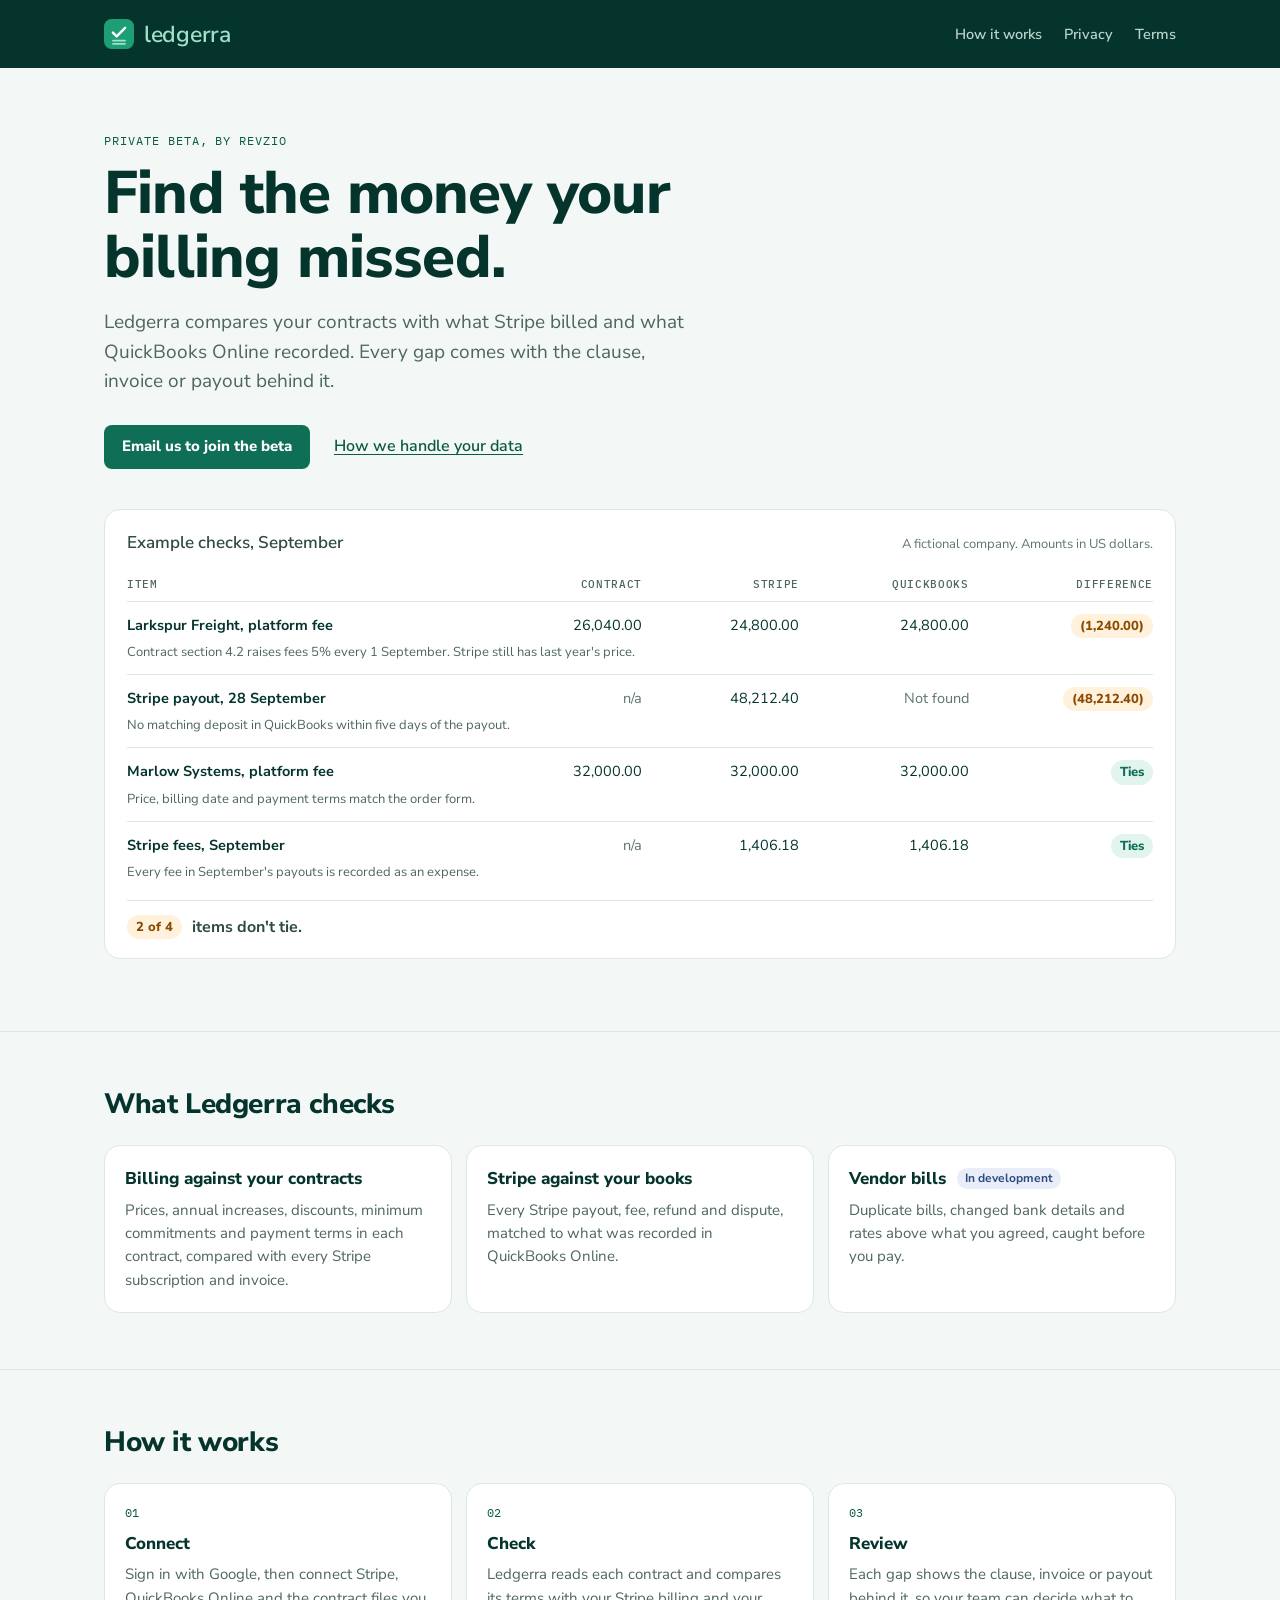
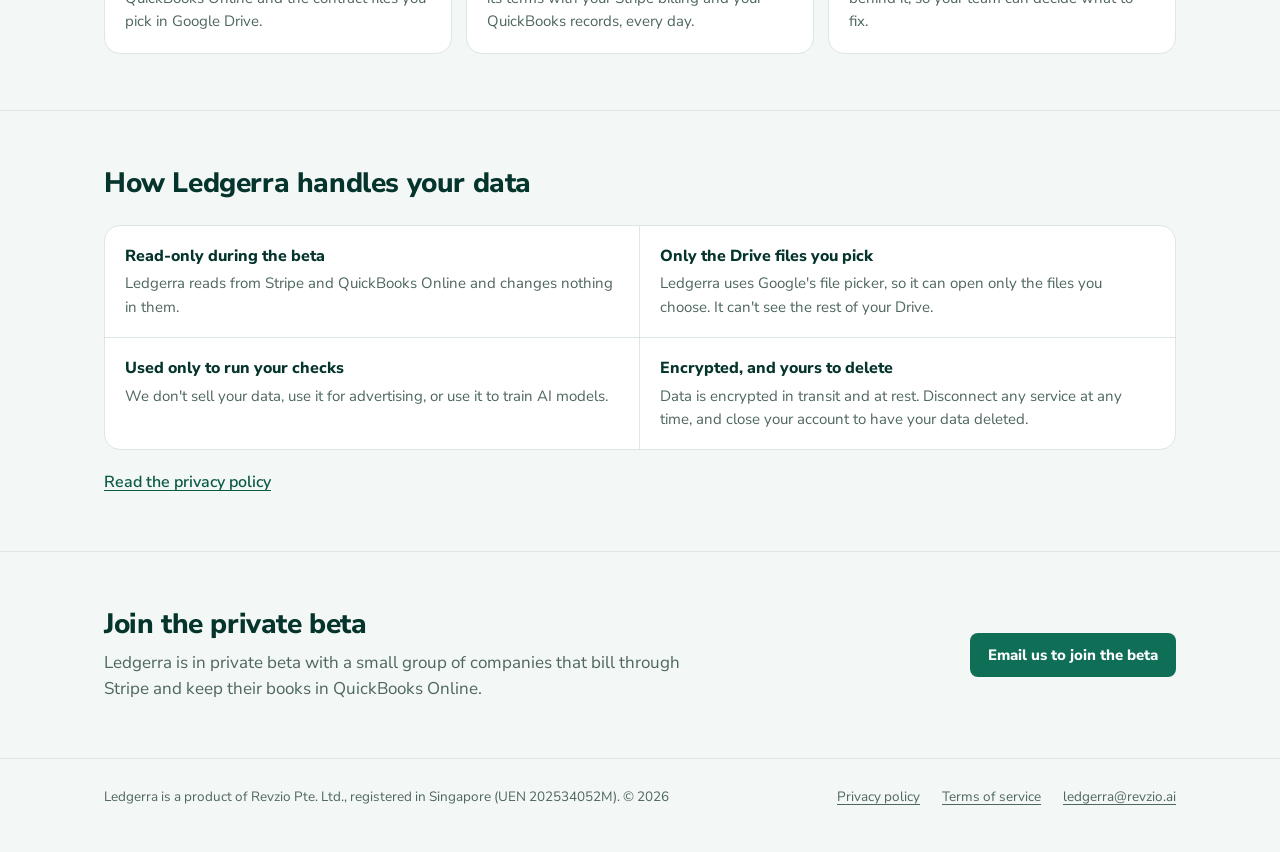
<file: index.html>
<!doctype html>
<html lang="en">
<head>
  <meta charset="utf-8">
  <meta name="viewport" content="width=device-width, initial-scale=1">
  <title>Ledgerra: check your billing against your contracts and books</title>
  <meta name="description" content="Ledgerra compares your contracts with what Stripe billed and what QuickBooks Online recorded, and shows every gap with the clause, invoice or payout behind it.">
  <link rel="icon" href="/favicon.svg" type="image/svg+xml">
  <link rel="preconnect" href="https://fonts.googleapis.com">
  <link rel="preconnect" href="https://fonts.gstatic.com" crossorigin>
  <link href="https://fonts.googleapis.com/css2?family=Nunito+Sans:wght@400;600;700;800&family=IBM+Plex+Mono:wght@400;500&display=swap" rel="stylesheet">
  <link rel="stylesheet" href="/styles.css">
</head>
<body>
  <header class="site-header">
    <div class="wrap">
      <a class="brand" href="/" aria-label="Ledgerra home">
        <svg viewBox="0 0 32 32" aria-hidden="true"><rect width="32" height="32" rx="8" fill="#1D9E75"/><path d="M9.5 14.5L13.5 18.5L22.5 9.5" fill="none" stroke="#FFFFFF" stroke-width="2.6" stroke-linecap="round" stroke-linejoin="round"/><path d="M9.5 23H22.5M9.5 26.5H22.5" stroke="#9FE1CB" stroke-width="1.8" stroke-linecap="round"/></svg>
        <span class="brand-name">ledgerra</span>
      </a>
      <nav class="site-nav" aria-label="Main">
        <a class="optional" href="#how-it-works">How it works</a>
        <a href="/privacy">Privacy</a>
        <a href="/terms">Terms</a>
      </nav>
    </div>
  </header>

  <main>
    <section class="hero">
      <div class="wrap">
        <p class="label">Private beta, by Revzio</p>
        <h1>Find the money your billing missed.</h1>
        <p class="lede">Ledgerra compares your contracts with what Stripe billed and what QuickBooks Online recorded. Every gap comes with the clause, invoice or payout behind it.</p>
        <div class="actions">
          <a class="button" href="mailto:ledgerra@revzio.ai?subject=Ledgerra%20beta">Email us to join the beta</a>
          <a class="text-link" href="#your-data">How we handle your data</a>
        </div>
      </div>
    </section>

    <section class="sheet-section" aria-labelledby="sheet-title">
      <div class="wrap">
        <div class="sheet">
          <div class="sheet-head">
            <h2 id="sheet-title">Example checks, September</h2>
            <p>A fictional company. Amounts in US dollars.</p>
          </div>
          <table>
            <thead>
              <tr>
                <th scope="col">Item</th>
                <th scope="col">Contract</th>
                <th scope="col">Stripe</th>
                <th scope="col">QuickBooks</th>
                <th scope="col">Difference</th>
              </tr>
            </thead>
            <tbody>
              <tr class="item">
                <td>Larkspur Freight, platform fee</td>
                <td data-label="Contract">26,040.00</td>
                <td data-label="Stripe">24,800.00</td>
                <td data-label="QuickBooks">24,800.00</td>
                <td data-label="Difference"><span class="chip chip-risk">(1,240.00)</span></td>
              </tr>
              <tr class="note"><td colspan="5">Contract section 4.2 raises fees 5% every 1 September. Stripe still has last year's price.</td></tr>
              <tr class="item">
                <td>Stripe payout, 28 September</td>
                <td data-label="Contract" class="none">n/a</td>
                <td data-label="Stripe">48,212.40</td>
                <td data-label="QuickBooks" class="none">Not found</td>
                <td data-label="Difference"><span class="chip chip-risk">(48,212.40)</span></td>
              </tr>
              <tr class="note"><td colspan="5">No matching deposit in QuickBooks within five days of the payout.</td></tr>
              <tr class="item">
                <td>Marlow Systems, platform fee</td>
                <td data-label="Contract">32,000.00</td>
                <td data-label="Stripe">32,000.00</td>
                <td data-label="QuickBooks">32,000.00</td>
                <td data-label="Difference"><span class="chip chip-ok">Ties</span></td>
              </tr>
              <tr class="note"><td colspan="5">Price, billing date and payment terms match the order form.</td></tr>
              <tr class="item">
                <td>Stripe fees, September</td>
                <td data-label="Contract" class="none">n/a</td>
                <td data-label="Stripe">1,406.18</td>
                <td data-label="QuickBooks">1,406.18</td>
                <td data-label="Difference"><span class="chip chip-ok">Ties</span></td>
              </tr>
              <tr class="note"><td colspan="5">Every fee in September's payouts is recorded as an expense.</td></tr>
            </tbody>
          </table>
          <p class="sheet-total"><span class="chip chip-risk">2 of 4</span> items don't tie.</p>
        </div>
      </div>
    </section>

    <section class="section" aria-labelledby="checks">
      <div class="wrap">
        <h2 id="checks">What Ledgerra checks</h2>
        <div class="cards">
          <div class="card">
            <h3>Billing against your contracts</h3>
            <p>Prices, annual increases, discounts, minimum commitments and payment terms in each contract, compared with every Stripe subscription and invoice.</p>
          </div>
          <div class="card">
            <h3>Stripe against your books</h3>
            <p>Every Stripe payout, fee, refund and dispute, matched to what was recorded in QuickBooks Online.</p>
          </div>
          <div class="card">
            <h3>Vendor bills <span class="status">In development</span></h3>
            <p>Duplicate bills, changed bank details and rates above what you agreed, caught before you pay.</p>
          </div>
        </div>
      </div>
    </section>

    <section class="section" id="how-it-works" aria-labelledby="how">
      <div class="wrap">
        <h2 id="how">How it works</h2>
        <ol class="steps">
          <li>
            <h3>Connect</h3>
            <p>Sign in with Google, then connect Stripe, QuickBooks Online and the contract files you pick in Google Drive.</p>
          </li>
          <li>
            <h3>Check</h3>
            <p>Ledgerra reads each contract and compares its terms with your Stripe billing and your QuickBooks records, every day.</p>
          </li>
          <li>
            <h3>Review</h3>
            <p>Each gap shows the clause, invoice or payout behind it, so your team can decide what to fix.</p>
          </li>
        </ol>
      </div>
    </section>

    <section class="section" id="your-data" aria-labelledby="data">
      <div class="wrap">
        <h2 id="data">How Ledgerra handles your data</h2>
        <dl class="facts">
          <div>
            <dt>Read-only during the beta</dt>
            <dd>Ledgerra reads from Stripe and QuickBooks Online and changes nothing in them.</dd>
          </div>
          <div>
            <dt>Only the Drive files you pick</dt>
            <dd>Ledgerra uses Google's file picker, so it can open only the files you choose. It can't see the rest of your Drive.</dd>
          </div>
          <div>
            <dt>Used only to run your checks</dt>
            <dd>We don't sell your data, use it for advertising, or use it to train AI models.</dd>
          </div>
          <div>
            <dt>Encrypted, and yours to delete</dt>
            <dd>Data is encrypted in transit and at rest. Disconnect any service at any time, and close your account to have your data deleted.</dd>
          </div>
        </dl>
        <p class="more"><a href="/privacy">Read the privacy policy</a></p>
      </div>
    </section>

    <section class="section beta" aria-labelledby="beta">
      <div class="wrap">
        <div>
          <h2 id="beta">Join the private beta</h2>
          <p>Ledgerra is in private beta with a small group of companies that bill through Stripe and keep their books in QuickBooks Online.</p>
        </div>
        <a class="button" href="mailto:ledgerra@revzio.ai?subject=Ledgerra%20beta">Email us to join the beta</a>
      </div>
    </section>
  </main>

  <footer class="site-footer">
    <div class="wrap">
      <p>Ledgerra is a product of Revzio Pte. Ltd., registered in Singapore (UEN 202534052M). &copy; 2026</p>
      <nav class="footer-links" aria-label="Footer">
        <a href="/privacy">Privacy policy</a>
        <a href="/terms">Terms of service</a>
        <a href="mailto:ledgerra@revzio.ai">ledgerra@revzio.ai</a>
      </nav>
    </div>
  </footer>
</body>
</html>
</file>
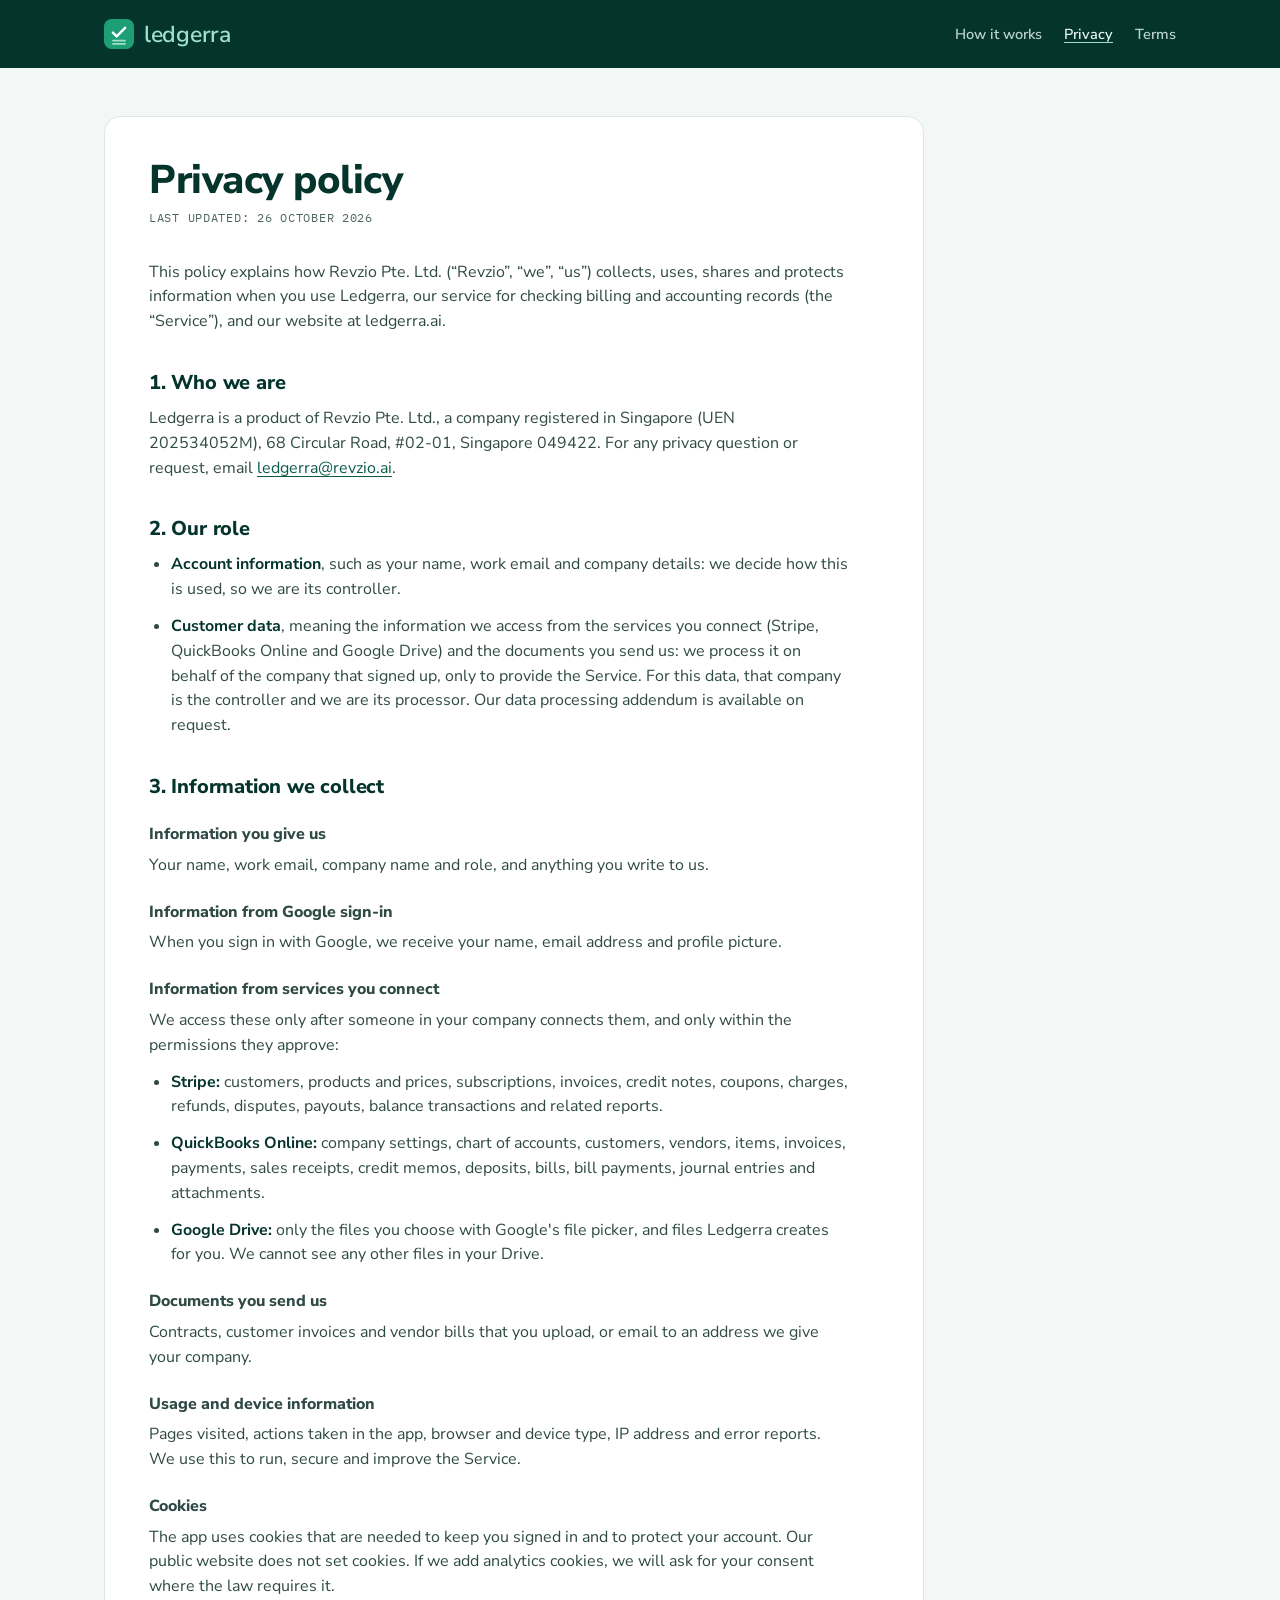
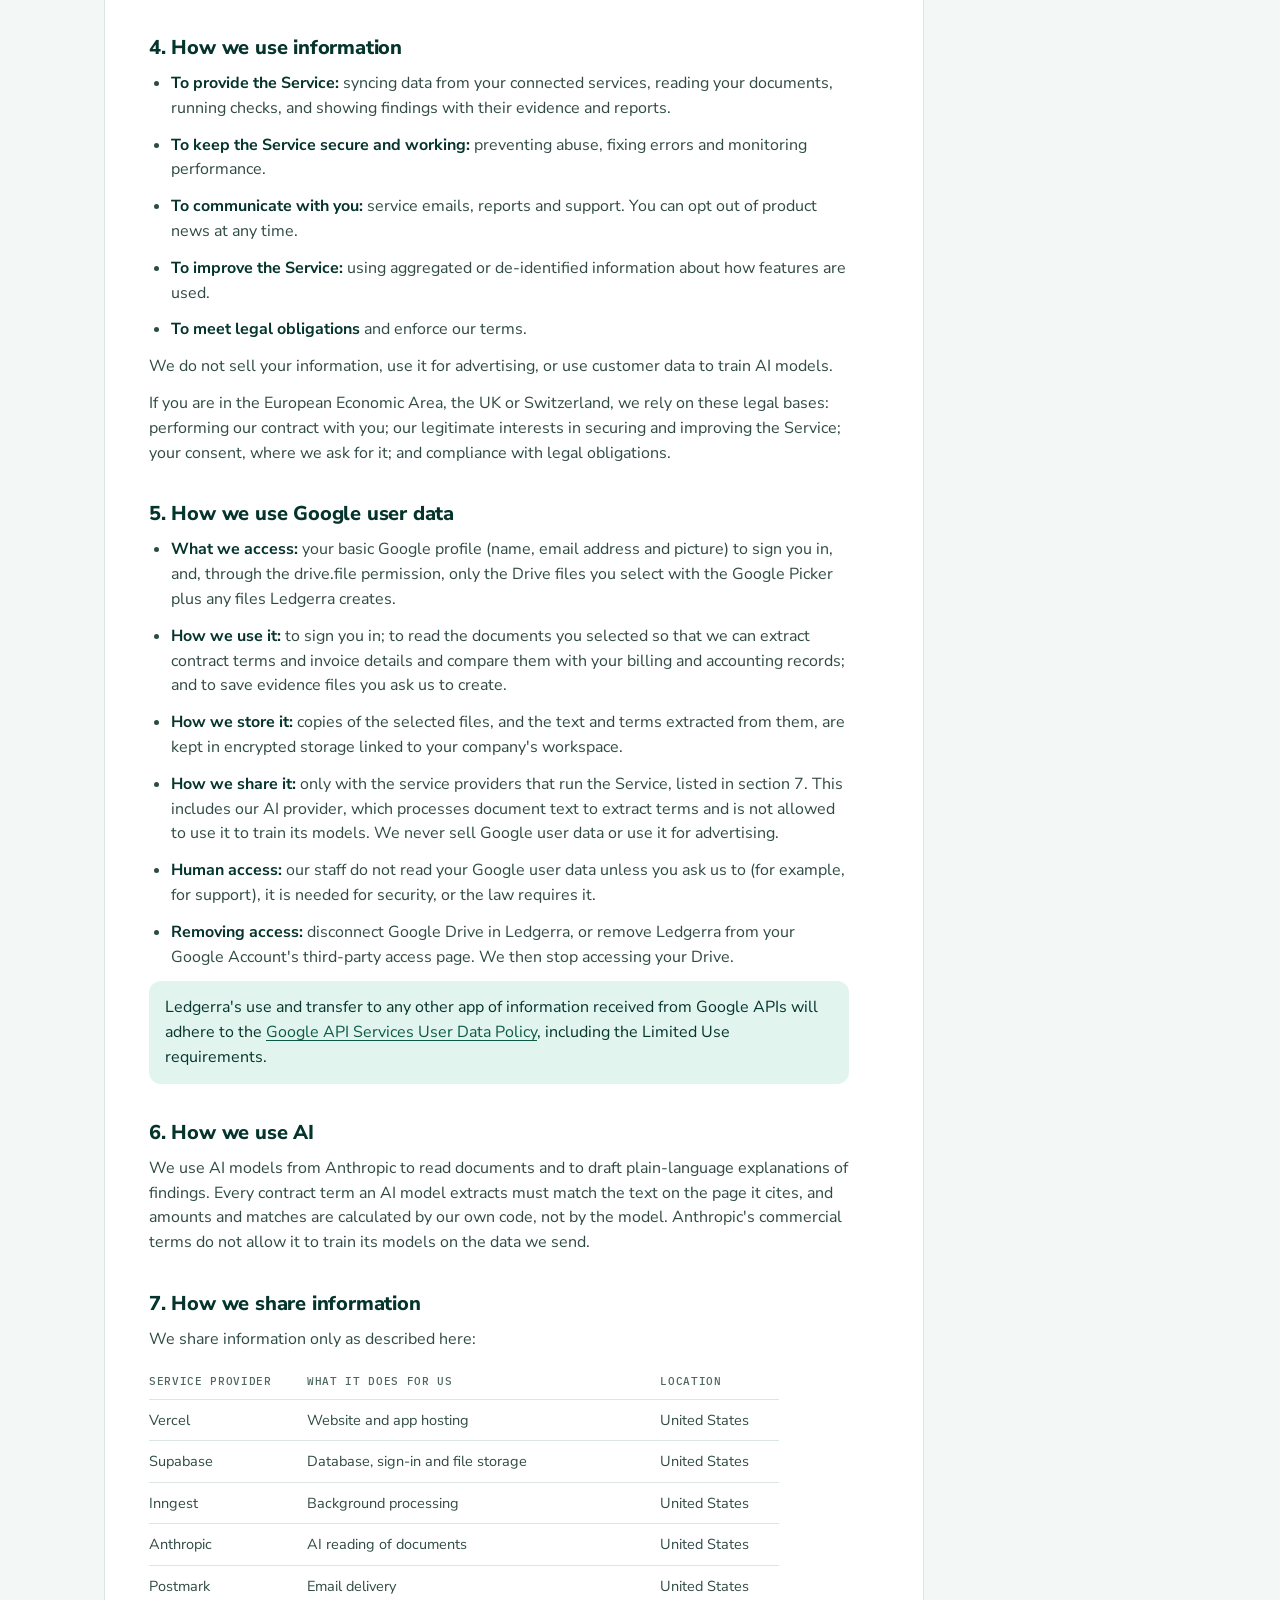
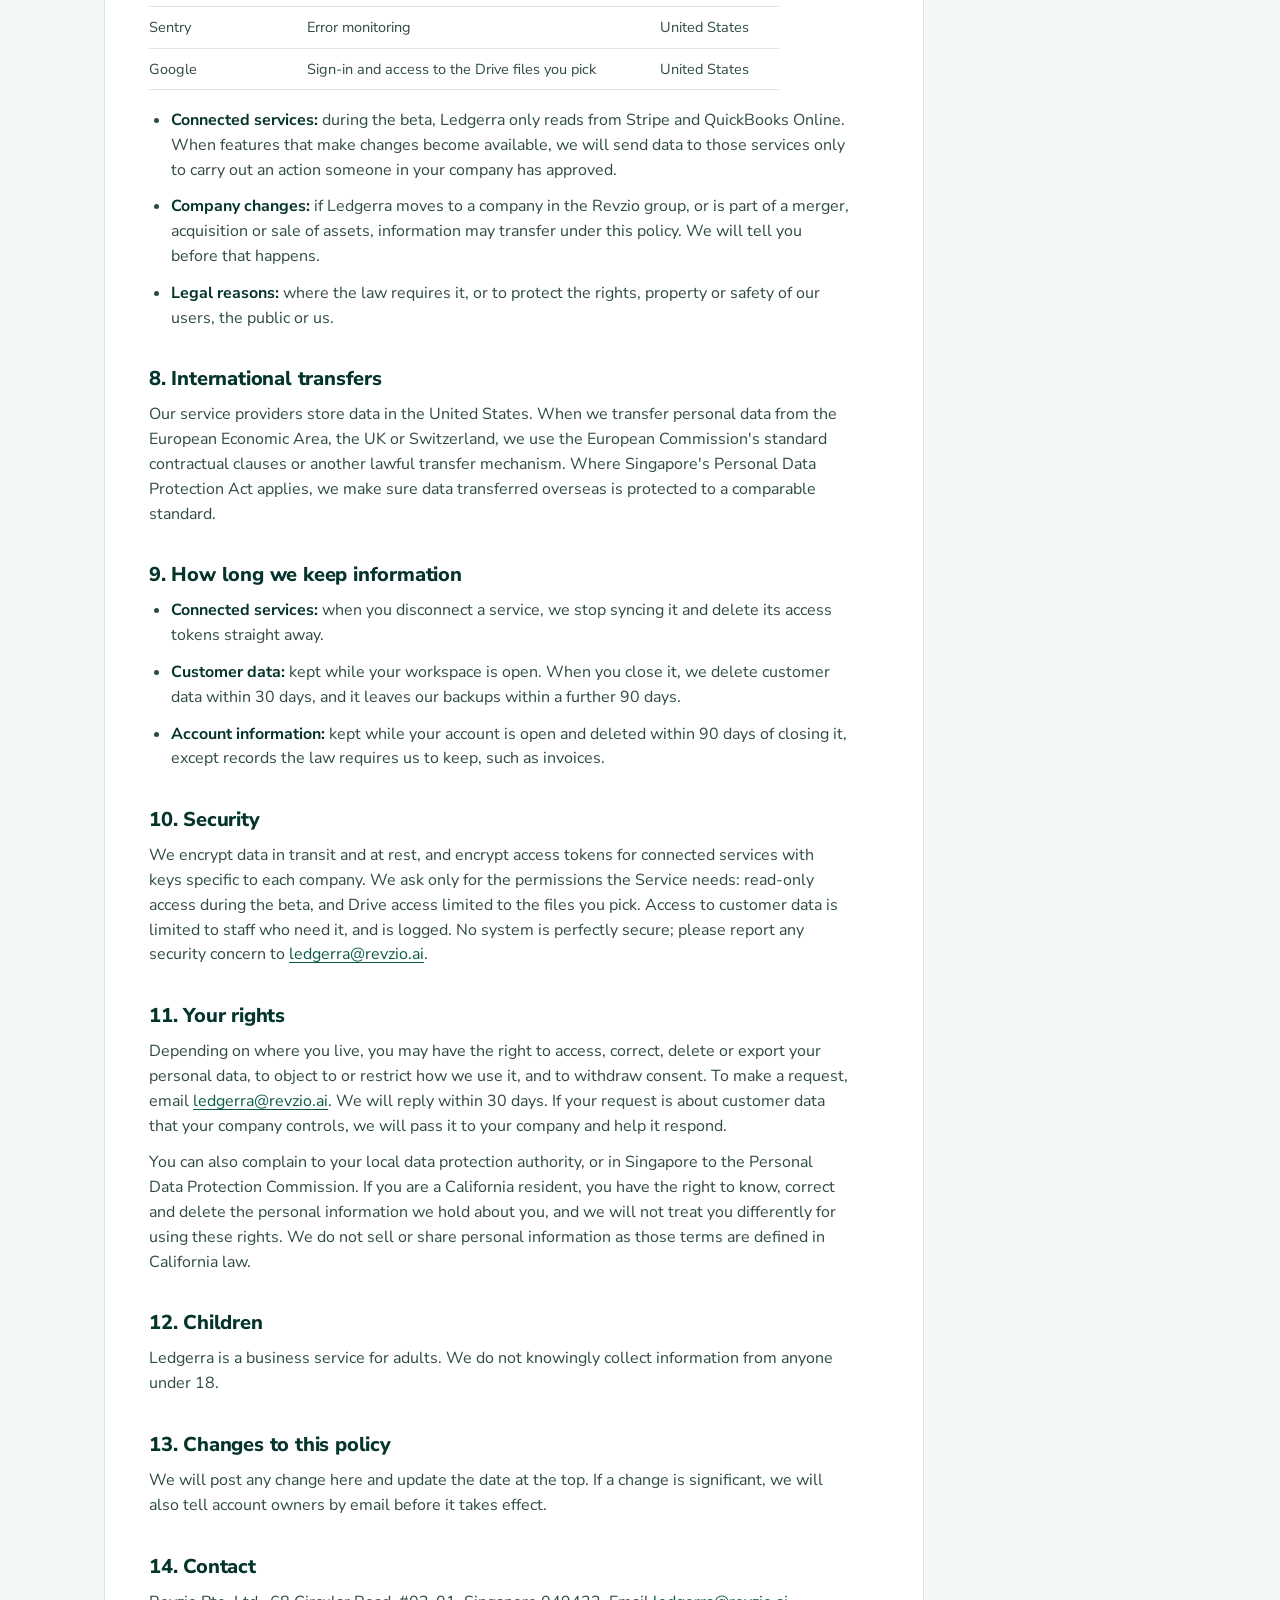
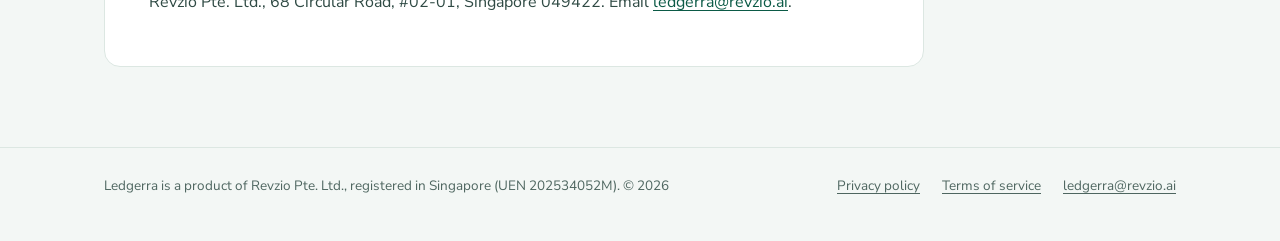
<file: privacy.html>
<!doctype html>
<html lang="en">
<head>
  <meta charset="utf-8">
  <meta name="viewport" content="width=device-width, initial-scale=1">
  <title>Privacy policy | Ledgerra</title>
  <meta name="description" content="How Ledgerra, a product of Revzio Pte. Ltd., collects, uses, shares and protects information, including data from Google, Stripe and QuickBooks Online.">
  <link rel="icon" href="/favicon.svg" type="image/svg+xml">
  <link rel="preconnect" href="https://fonts.googleapis.com">
  <link rel="preconnect" href="https://fonts.gstatic.com" crossorigin>
  <link href="https://fonts.googleapis.com/css2?family=Nunito+Sans:wght@400;600;700;800&family=IBM+Plex+Mono:wght@400;500&display=swap" rel="stylesheet">
  <link rel="stylesheet" href="/styles.css">
</head>
<body>
  <header class="site-header">
    <div class="wrap">
      <a class="brand" href="/" aria-label="Ledgerra home">
        <svg viewBox="0 0 32 32" aria-hidden="true"><rect width="32" height="32" rx="8" fill="#1D9E75"/><path d="M9.5 14.5L13.5 18.5L22.5 9.5" fill="none" stroke="#FFFFFF" stroke-width="2.6" stroke-linecap="round" stroke-linejoin="round"/><path d="M9.5 23H22.5M9.5 26.5H22.5" stroke="#9FE1CB" stroke-width="1.8" stroke-linecap="round"/></svg>
        <span class="brand-name">ledgerra</span>
      </a>
      <nav class="site-nav" aria-label="Main">
        <a class="optional" href="/#how-it-works">How it works</a>
        <a href="/privacy" aria-current="page">Privacy</a>
        <a href="/terms">Terms</a>
      </nav>
    </div>
  </header>

  <main class="doc">
    <div class="wrap">
      <div class="doc-card">
      <h1>Privacy policy</h1>
      <p class="updated">Last updated: 26 October 2026</p>

      <p>This policy explains how Revzio Pte. Ltd. (“Revzio”, “we”, “us”) collects, uses, shares and protects information when you use Ledgerra, our service for checking billing and accounting records (the “Service”), and our website at ledgerra.ai.</p>

      <h2>1. Who we are</h2>
      <p>Ledgerra is a product of Revzio Pte. Ltd., a company registered in Singapore (UEN 202534052M), 68 Circular Road, #02-01, Singapore 049422. For any privacy question or request, email <a href="mailto:ledgerra@revzio.ai">ledgerra@revzio.ai</a>.</p>

      <h2>2. Our role</h2>
      <ul>
        <li><strong>Account information</strong>, such as your name, work email and company details: we decide how this is used, so we are its controller.</li>
        <li><strong>Customer data</strong>, meaning the information we access from the services you connect (Stripe, QuickBooks Online and Google Drive) and the documents you send us: we process it on behalf of the company that signed up, only to provide the Service. For this data, that company is the controller and we are its processor. Our data processing addendum is available on request.</li>
      </ul>

      <h2>3. Information we collect</h2>
      <h3>Information you give us</h3>
      <p>Your name, work email, company name and role, and anything you write to us.</p>
      <h3>Information from Google sign-in</h3>
      <p>When you sign in with Google, we receive your name, email address and profile picture.</p>
      <h3>Information from services you connect</h3>
      <p>We access these only after someone in your company connects them, and only within the permissions they approve:</p>
      <ul>
        <li><strong>Stripe:</strong> customers, products and prices, subscriptions, invoices, credit notes, coupons, charges, refunds, disputes, payouts, balance transactions and related reports.</li>
        <li><strong>QuickBooks Online:</strong> company settings, chart of accounts, customers, vendors, items, invoices, payments, sales receipts, credit memos, deposits, bills, bill payments, journal entries and attachments.</li>
        <li><strong>Google Drive:</strong> only the files you choose with Google's file picker, and files Ledgerra creates for you. We cannot see any other files in your Drive.</li>
      </ul>
      <h3>Documents you send us</h3>
      <p>Contracts, customer invoices and vendor bills that you upload, or email to an address we give your company.</p>
      <h3>Usage and device information</h3>
      <p>Pages visited, actions taken in the app, browser and device type, IP address and error reports. We use this to run, secure and improve the Service.</p>
      <h3>Cookies</h3>
      <p>The app uses cookies that are needed to keep you signed in and to protect your account. Our public website does not set cookies. If we add analytics cookies, we will ask for your consent where the law requires it.</p>

      <h2>4. How we use information</h2>
      <ul>
        <li><strong>To provide the Service:</strong> syncing data from your connected services, reading your documents, running checks, and showing findings with their evidence and reports.</li>
        <li><strong>To keep the Service secure and working:</strong> preventing abuse, fixing errors and monitoring performance.</li>
        <li><strong>To communicate with you:</strong> service emails, reports and support. You can opt out of product news at any time.</li>
        <li><strong>To improve the Service:</strong> using aggregated or de-identified information about how features are used.</li>
        <li><strong>To meet legal obligations</strong> and enforce our terms.</li>
      </ul>
      <p>We do not sell your information, use it for advertising, or use customer data to train AI models.</p>
      <p>If you are in the European Economic Area, the UK or Switzerland, we rely on these legal bases: performing our contract with you; our legitimate interests in securing and improving the Service; your consent, where we ask for it; and compliance with legal obligations.</p>

      <h2>5. How we use Google user data</h2>
      <ul>
        <li><strong>What we access:</strong> your basic Google profile (name, email address and picture) to sign you in, and, through the drive.file permission, only the Drive files you select with the Google Picker plus any files Ledgerra creates.</li>
        <li><strong>How we use it:</strong> to sign you in; to read the documents you selected so that we can extract contract terms and invoice details and compare them with your billing and accounting records; and to save evidence files you ask us to create.</li>
        <li><strong>How we store it:</strong> copies of the selected files, and the text and terms extracted from them, are kept in encrypted storage linked to your company's workspace.</li>
        <li><strong>How we share it:</strong> only with the service providers that run the Service, listed in section 7. This includes our AI provider, which processes document text to extract terms and is not allowed to use it to train its models. We never sell Google user data or use it for advertising.</li>
        <li><strong>Human access:</strong> our staff do not read your Google user data unless you ask us to (for example, for support), it is needed for security, or the law requires it.</li>
        <li><strong>Removing access:</strong> disconnect Google Drive in Ledgerra, or remove Ledgerra from your Google Account's third-party access page. We then stop accessing your Drive.</li>
      </ul>
      <p class="callout">Ledgerra's use and transfer to any other app of information received from Google APIs will adhere to the <a href="https://developers.google.com/terms/api-services-user-data-policy">Google API Services User Data Policy</a>, including the Limited Use requirements.</p>

      <h2>6. How we use AI</h2>
      <p>We use AI models from Anthropic to read documents and to draft plain-language explanations of findings. Every contract term an AI model extracts must match the text on the page it cites, and amounts and matches are calculated by our own code, not by the model. Anthropic's commercial terms do not allow it to train its models on the data we send.</p>

      <h2>7. How we share information</h2>
      <p>We share information only as described here:</p>
      <table>
        <thead><tr><th scope="col">Service provider</th><th scope="col">What it does for us</th><th scope="col">Location</th></tr></thead>
        <tbody>
          <tr><td>Vercel</td><td>Website and app hosting</td><td>United States</td></tr>
          <tr><td>Supabase</td><td>Database, sign-in and file storage</td><td>United States</td></tr>
          <tr><td>Inngest</td><td>Background processing</td><td>United States</td></tr>
          <tr><td>Anthropic</td><td>AI reading of documents</td><td>United States</td></tr>
          <tr><td>Postmark</td><td>Email delivery</td><td>United States</td></tr>
          <tr><td>Sentry</td><td>Error monitoring</td><td>United States</td></tr>
          <tr><td>Google</td><td>Sign-in and access to the Drive files you pick</td><td>United States</td></tr>
        </tbody>
      </table>
      <ul>
        <li><strong>Connected services:</strong> during the beta, Ledgerra only reads from Stripe and QuickBooks Online. When features that make changes become available, we will send data to those services only to carry out an action someone in your company has approved.</li>
        <li><strong>Company changes:</strong> if Ledgerra moves to a company in the Revzio group, or is part of a merger, acquisition or sale of assets, information may transfer under this policy. We will tell you before that happens.</li>
        <li><strong>Legal reasons:</strong> where the law requires it, or to protect the rights, property or safety of our users, the public or us.</li>
      </ul>

      <h2>8. International transfers</h2>
      <p>Our service providers store data in the United States. When we transfer personal data from the European Economic Area, the UK or Switzerland, we use the European Commission's standard contractual clauses or another lawful transfer mechanism. Where Singapore's Personal Data Protection Act applies, we make sure data transferred overseas is protected to a comparable standard.</p>

      <h2>9. How long we keep information</h2>
      <ul>
        <li><strong>Connected services:</strong> when you disconnect a service, we stop syncing it and delete its access tokens straight away.</li>
        <li><strong>Customer data:</strong> kept while your workspace is open. When you close it, we delete customer data within 30 days, and it leaves our backups within a further 90 days.</li>
        <li><strong>Account information:</strong> kept while your account is open and deleted within 90 days of closing it, except records the law requires us to keep, such as invoices.</li>
      </ul>

      <h2>10. Security</h2>
      <p>We encrypt data in transit and at rest, and encrypt access tokens for connected services with keys specific to each company. We ask only for the permissions the Service needs: read-only access during the beta, and Drive access limited to the files you pick. Access to customer data is limited to staff who need it, and is logged. No system is perfectly secure; please report any security concern to <a href="mailto:ledgerra@revzio.ai">ledgerra@revzio.ai</a>.</p>

      <h2>11. Your rights</h2>
      <p>Depending on where you live, you may have the right to access, correct, delete or export your personal data, to object to or restrict how we use it, and to withdraw consent. To make a request, email <a href="mailto:ledgerra@revzio.ai">ledgerra@revzio.ai</a>. We will reply within 30 days. If your request is about customer data that your company controls, we will pass it to your company and help it respond.</p>
      <p>You can also complain to your local data protection authority, or in Singapore to the Personal Data Protection Commission. If you are a California resident, you have the right to know, correct and delete the personal information we hold about you, and we will not treat you differently for using these rights. We do not sell or share personal information as those terms are defined in California law.</p>

      <h2>12. Children</h2>
      <p>Ledgerra is a business service for adults. We do not knowingly collect information from anyone under 18.</p>

      <h2>13. Changes to this policy</h2>
      <p>We will post any change here and update the date at the top. If a change is significant, we will also tell account owners by email before it takes effect.</p>

      <h2>14. Contact</h2>
      <p>Revzio Pte. Ltd., 68 Circular Road, #02-01, Singapore 049422. Email <a href="mailto:ledgerra@revzio.ai">ledgerra@revzio.ai</a>.</p>
      </div>
    </div>
  </main>

  <footer class="site-footer">
    <div class="wrap">
      <p>Ledgerra is a product of Revzio Pte. Ltd., registered in Singapore (UEN 202534052M). &copy; 2026</p>
      <nav class="footer-links" aria-label="Footer">
        <a href="/privacy">Privacy policy</a>
        <a href="/terms">Terms of service</a>
        <a href="mailto:ledgerra@revzio.ai">ledgerra@revzio.ai</a>
      </nav>
    </div>
  </footer>
</body>
</html>
</file>
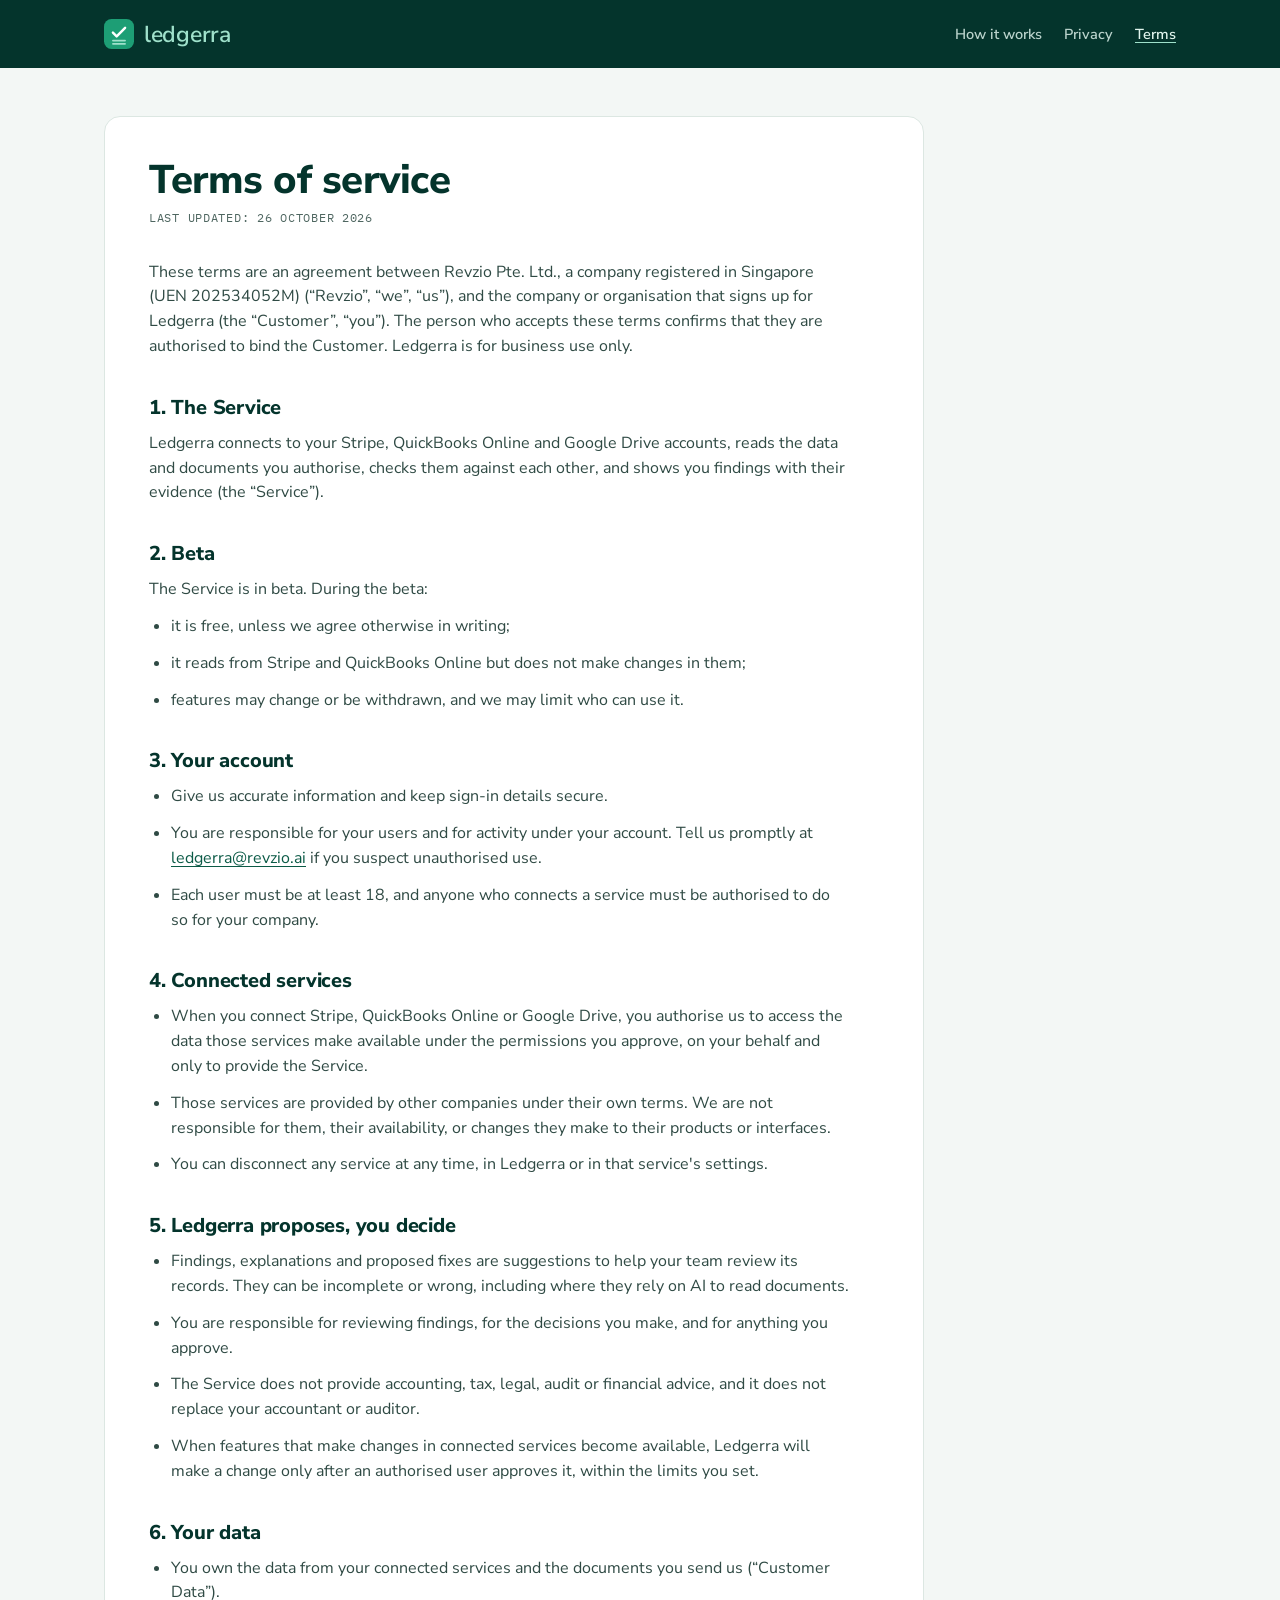
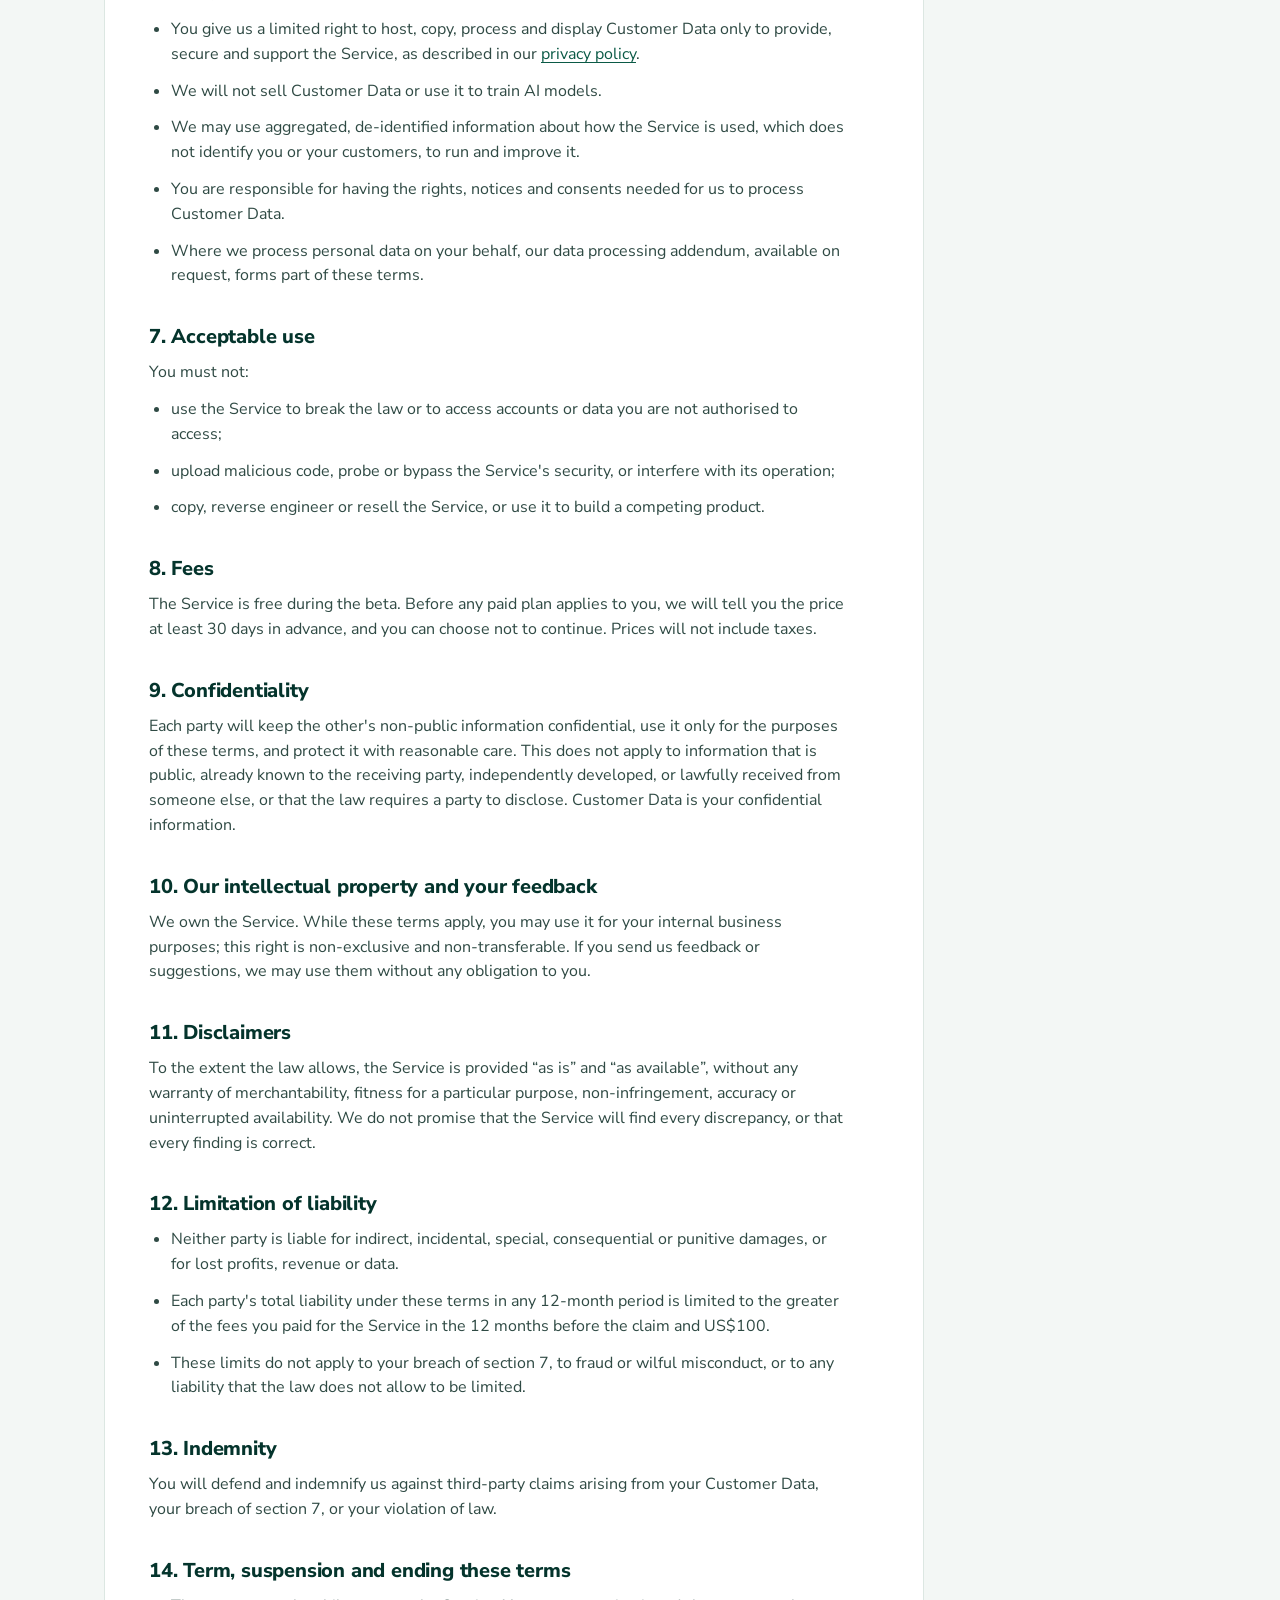
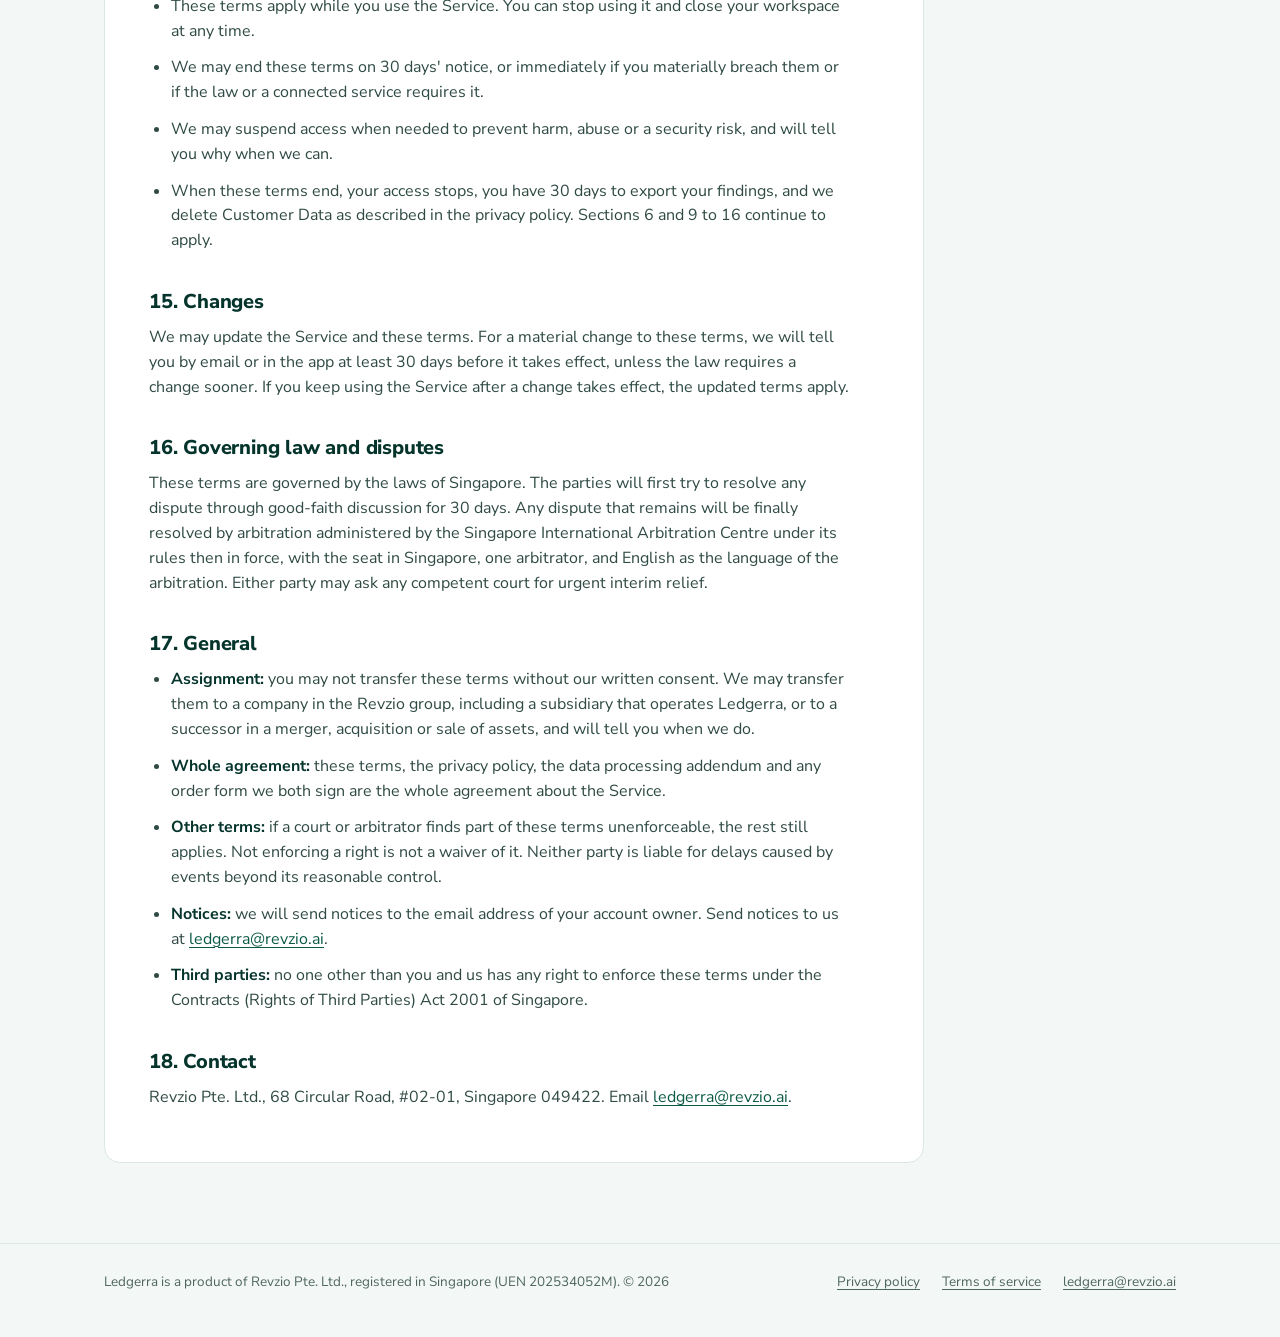
<file: terms.html>
<!doctype html>
<html lang="en">
<head>
  <meta charset="utf-8">
  <meta name="viewport" content="width=device-width, initial-scale=1">
  <title>Terms of service | Ledgerra</title>
  <meta name="description" content="The terms that govern use of Ledgerra, a product of Revzio Pte. Ltd.">
  <link rel="icon" href="/favicon.svg" type="image/svg+xml">
  <link rel="preconnect" href="https://fonts.googleapis.com">
  <link rel="preconnect" href="https://fonts.gstatic.com" crossorigin>
  <link href="https://fonts.googleapis.com/css2?family=Nunito+Sans:wght@400;600;700;800&family=IBM+Plex+Mono:wght@400;500&display=swap" rel="stylesheet">
  <link rel="stylesheet" href="/styles.css">
</head>
<body>
  <header class="site-header">
    <div class="wrap">
      <a class="brand" href="/" aria-label="Ledgerra home">
        <svg viewBox="0 0 32 32" aria-hidden="true"><rect width="32" height="32" rx="8" fill="#1D9E75"/><path d="M9.5 14.5L13.5 18.5L22.5 9.5" fill="none" stroke="#FFFFFF" stroke-width="2.6" stroke-linecap="round" stroke-linejoin="round"/><path d="M9.5 23H22.5M9.5 26.5H22.5" stroke="#9FE1CB" stroke-width="1.8" stroke-linecap="round"/></svg>
        <span class="brand-name">ledgerra</span>
      </a>
      <nav class="site-nav" aria-label="Main">
        <a class="optional" href="/#how-it-works">How it works</a>
        <a href="/privacy">Privacy</a>
        <a href="/terms" aria-current="page">Terms</a>
      </nav>
    </div>
  </header>

  <main class="doc">
    <div class="wrap">
      <div class="doc-card">
      <h1>Terms of service</h1>
      <p class="updated">Last updated: 26 October 2026</p>

      <p>These terms are an agreement between Revzio Pte. Ltd., a company registered in Singapore (UEN 202534052M) (“Revzio”, “we”, “us”), and the company or organisation that signs up for Ledgerra (the “Customer”, “you”). The person who accepts these terms confirms that they are authorised to bind the Customer. Ledgerra is for business use only.</p>

      <h2>1. The Service</h2>
      <p>Ledgerra connects to your Stripe, QuickBooks Online and Google Drive accounts, reads the data and documents you authorise, checks them against each other, and shows you findings with their evidence (the “Service”).</p>

      <h2>2. Beta</h2>
      <p>The Service is in beta. During the beta:</p>
      <ul>
        <li>it is free, unless we agree otherwise in writing;</li>
        <li>it reads from Stripe and QuickBooks Online but does not make changes in them;</li>
        <li>features may change or be withdrawn, and we may limit who can use it.</li>
      </ul>

      <h2>3. Your account</h2>
      <ul>
        <li>Give us accurate information and keep sign-in details secure.</li>
        <li>You are responsible for your users and for activity under your account. Tell us promptly at <a href="mailto:ledgerra@revzio.ai">ledgerra@revzio.ai</a> if you suspect unauthorised use.</li>
        <li>Each user must be at least 18, and anyone who connects a service must be authorised to do so for your company.</li>
      </ul>

      <h2>4. Connected services</h2>
      <ul>
        <li>When you connect Stripe, QuickBooks Online or Google Drive, you authorise us to access the data those services make available under the permissions you approve, on your behalf and only to provide the Service.</li>
        <li>Those services are provided by other companies under their own terms. We are not responsible for them, their availability, or changes they make to their products or interfaces.</li>
        <li>You can disconnect any service at any time, in Ledgerra or in that service's settings.</li>
      </ul>

      <h2>5. Ledgerra proposes, you decide</h2>
      <ul>
        <li>Findings, explanations and proposed fixes are suggestions to help your team review its records. They can be incomplete or wrong, including where they rely on AI to read documents.</li>
        <li>You are responsible for reviewing findings, for the decisions you make, and for anything you approve.</li>
        <li>The Service does not provide accounting, tax, legal, audit or financial advice, and it does not replace your accountant or auditor.</li>
        <li>When features that make changes in connected services become available, Ledgerra will make a change only after an authorised user approves it, within the limits you set.</li>
      </ul>

      <h2>6. Your data</h2>
      <ul>
        <li>You own the data from your connected services and the documents you send us (“Customer Data”).</li>
        <li>You give us a limited right to host, copy, process and display Customer Data only to provide, secure and support the Service, as described in our <a href="/privacy">privacy policy</a>.</li>
        <li>We will not sell Customer Data or use it to train AI models.</li>
        <li>We may use aggregated, de-identified information about how the Service is used, which does not identify you or your customers, to run and improve it.</li>
        <li>You are responsible for having the rights, notices and consents needed for us to process Customer Data.</li>
        <li>Where we process personal data on your behalf, our data processing addendum, available on request, forms part of these terms.</li>
      </ul>

      <h2>7. Acceptable use</h2>
      <p>You must not:</p>
      <ul>
        <li>use the Service to break the law or to access accounts or data you are not authorised to access;</li>
        <li>upload malicious code, probe or bypass the Service's security, or interfere with its operation;</li>
        <li>copy, reverse engineer or resell the Service, or use it to build a competing product.</li>
      </ul>

      <h2>8. Fees</h2>
      <p>The Service is free during the beta. Before any paid plan applies to you, we will tell you the price at least 30 days in advance, and you can choose not to continue. Prices will not include taxes.</p>

      <h2>9. Confidentiality</h2>
      <p>Each party will keep the other's non-public information confidential, use it only for the purposes of these terms, and protect it with reasonable care. This does not apply to information that is public, already known to the receiving party, independently developed, or lawfully received from someone else, or that the law requires a party to disclose. Customer Data is your confidential information.</p>

      <h2>10. Our intellectual property and your feedback</h2>
      <p>We own the Service. While these terms apply, you may use it for your internal business purposes; this right is non-exclusive and non-transferable. If you send us feedback or suggestions, we may use them without any obligation to you.</p>

      <h2>11. Disclaimers</h2>
      <p>To the extent the law allows, the Service is provided “as is” and “as available”, without any warranty of merchantability, fitness for a particular purpose, non-infringement, accuracy or uninterrupted availability. We do not promise that the Service will find every discrepancy, or that every finding is correct.</p>

      <h2>12. Limitation of liability</h2>
      <ul>
        <li>Neither party is liable for indirect, incidental, special, consequential or punitive damages, or for lost profits, revenue or data.</li>
        <li>Each party's total liability under these terms in any 12-month period is limited to the greater of the fees you paid for the Service in the 12 months before the claim and US$100.</li>
        <li>These limits do not apply to your breach of section 7, to fraud or wilful misconduct, or to any liability that the law does not allow to be limited.</li>
      </ul>

      <h2>13. Indemnity</h2>
      <p>You will defend and indemnify us against third-party claims arising from your Customer Data, your breach of section 7, or your violation of law.</p>

      <h2>14. Term, suspension and ending these terms</h2>
      <ul>
        <li>These terms apply while you use the Service. You can stop using it and close your workspace at any time.</li>
        <li>We may end these terms on 30 days' notice, or immediately if you materially breach them or if the law or a connected service requires it.</li>
        <li>We may suspend access when needed to prevent harm, abuse or a security risk, and will tell you why when we can.</li>
        <li>When these terms end, your access stops, you have 30 days to export your findings, and we delete Customer Data as described in the privacy policy. Sections 6 and 9 to 16 continue to apply.</li>
      </ul>

      <h2>15. Changes</h2>
      <p>We may update the Service and these terms. For a material change to these terms, we will tell you by email or in the app at least 30 days before it takes effect, unless the law requires a change sooner. If you keep using the Service after a change takes effect, the updated terms apply.</p>

      <h2>16. Governing law and disputes</h2>
      <p>These terms are governed by the laws of Singapore. The parties will first try to resolve any dispute through good-faith discussion for 30 days. Any dispute that remains will be finally resolved by arbitration administered by the Singapore International Arbitration Centre under its rules then in force, with the seat in Singapore, one arbitrator, and English as the language of the arbitration. Either party may ask any competent court for urgent interim relief.</p>

      <h2>17. General</h2>
      <ul>
        <li><strong>Assignment:</strong> you may not transfer these terms without our written consent. We may transfer them to a company in the Revzio group, including a subsidiary that operates Ledgerra, or to a successor in a merger, acquisition or sale of assets, and will tell you when we do.</li>
        <li><strong>Whole agreement:</strong> these terms, the privacy policy, the data processing addendum and any order form we both sign are the whole agreement about the Service.</li>
        <li><strong>Other terms:</strong> if a court or arbitrator finds part of these terms unenforceable, the rest still applies. Not enforcing a right is not a waiver of it. Neither party is liable for delays caused by events beyond its reasonable control.</li>
        <li><strong>Notices:</strong> we will send notices to the email address of your account owner. Send notices to us at <a href="mailto:ledgerra@revzio.ai">ledgerra@revzio.ai</a>.</li>
        <li><strong>Third parties:</strong> no one other than you and us has any right to enforce these terms under the Contracts (Rights of Third Parties) Act 2001 of Singapore.</li>
      </ul>

      <h2>18. Contact</h2>
      <p>Revzio Pte. Ltd., 68 Circular Road, #02-01, Singapore 049422. Email <a href="mailto:ledgerra@revzio.ai">ledgerra@revzio.ai</a>.</p>
      </div>
    </div>
  </main>

  <footer class="site-footer">
    <div class="wrap">
      <p>Ledgerra is a product of Revzio Pte. Ltd., registered in Singapore (UEN 202534052M). &copy; 2026</p>
      <nav class="footer-links" aria-label="Footer">
        <a href="/privacy">Privacy policy</a>
        <a href="/terms">Terms of service</a>
        <a href="mailto:ledgerra@revzio.ai">ledgerra@revzio.ai</a>
      </nav>
    </div>
  </footer>
</body>
</html>
</file>
<file: styles.css>
/* Ledgerra site, on the Revzio design system v0.1.
   Rail #04342C, primary #0F6E56, money at risk #E8A23A, escalation #A12A1F, money out #2E4A80.
   Nunito Sans for text, IBM Plex Mono for labels. */
:root {
  --rail: #04342c;
  --rail-text: #e1f5ee;
  --mint: #9fe1cb;
  --mint-strong: #1d9e75;
  --primary: #0f6e56;
  --primary-hover: #0b5a46;
  --page: #f3f7f5;
  --card: #ffffff;
  --border: #dce7e2;
  --border-strong: #cfddd7;
  --ink: #04342c;
  --ink-2: #2f4a44;
  --muted: #4e6660;
  --quiet: #5f756f;
  --risk-bg: #fff1dc;
  --risk-text: #8a4b00;
  --ok-bg: #e1f5ee;
  --ok-text: #0f6e56;
  --sans: "Nunito Sans", ui-sans-serif, system-ui, -apple-system, "Segoe UI", sans-serif;
  --mono: "IBM Plex Mono", ui-monospace, Menlo, monospace;
  --measure: 70ch;
  --gutter: 24px;
}

*,
*::before,
*::after { box-sizing: border-box; }

html { -webkit-text-size-adjust: 100%; }

body {
  margin: 0;
  background: var(--page);
  color: var(--ink);
  font-family: var(--sans);
  font-size: 16px;
  line-height: 1.55;
  font-variant-numeric: tabular-nums;
}

a { color: var(--primary-hover); text-decoration-thickness: 1px; text-underline-offset: 3px; }
a:hover { text-decoration-thickness: 2px; }
:focus-visible { outline: 3px solid var(--mint-strong); outline-offset: 3px; border-radius: 4px; }

.wrap { max-width: 1120px; margin: 0 auto; padding: 0 var(--gutter); }

/* Header: the Revzio rail, laid horizontally */
.site-header { background: var(--rail); color: var(--rail-text); }
.site-header .wrap {
  display: flex;
  align-items: center;
  justify-content: space-between;
  gap: 16px;
  min-height: 68px;
}
.brand { display: inline-flex; align-items: center; gap: 10px; text-decoration: none; }
.brand:hover { text-decoration: none; }
.brand svg { width: 30px; height: 30px; flex: none; }
.brand-name { font-size: 23px; font-weight: 600; letter-spacing: -0.3px; color: var(--mint); line-height: 1; }
.site-nav { display: flex; gap: 22px; font-size: 14.5px; font-weight: 600; }
.site-nav a { color: var(--rail-text); opacity: 0.82; text-decoration: none; }
.site-nav a:hover, .site-nav a[aria-current="page"] { opacity: 1; text-decoration: underline; text-decoration-color: var(--mint); }

/* Labels, Revzio style */
.label {
  font-family: var(--mono);
  font-size: 12px;
  letter-spacing: 0.08em;
  text-transform: uppercase;
  color: var(--primary-hover);
  margin: 0 0 10px;
}

/* Hero */
.hero { padding: 64px 0 32px; }
.hero h1 {
  font-weight: 800;
  font-size: clamp(36px, 5.6vw, 60px);
  line-height: 1.08;
  letter-spacing: -0.8px;
  margin: 0 0 18px;
  max-width: 16ch;
}
.lede { font-size: 19px; line-height: 1.55; color: var(--muted); max-width: 54ch; margin: 0 0 28px; }
.actions { display: flex; flex-wrap: wrap; align-items: center; gap: 14px 24px; }
.button {
  display: inline-flex;
  align-items: center;
  height: 44px;
  padding: 0 18px;
  border-radius: 8px;
  background: var(--primary);
  color: #ffffff;
  font-weight: 800;
  font-size: 15px;
  text-decoration: none;
}
.button:hover { background: var(--primary-hover); text-decoration: none; }
.text-link { font-weight: 600; }

/* The example checks, as a Revzio card */
.sheet-section { padding: 8px 0 72px; }
.sheet {
  background: var(--card);
  border: 1px solid var(--border);
  border-radius: 16px;
  padding: 20px 22px 18px;
}
.sheet-head { display: flex; flex-wrap: wrap; justify-content: space-between; align-items: baseline; gap: 8px 16px; margin-bottom: 12px; }
.sheet-head h2 { margin: 0; font-size: 17px; font-weight: 600; color: var(--ink-2); }
.sheet-head p { margin: 0; font-size: 13px; color: var(--quiet); }
.sheet table { width: 100%; border-collapse: collapse; font-size: 14.5px; }
.sheet th {
  font-family: var(--mono);
  font-weight: 500;
  font-size: 11px;
  letter-spacing: 0.06em;
  text-transform: uppercase;
  color: var(--muted);
  text-align: right;
  padding: 8px 12px;
  border-bottom: 1px solid var(--border);
}
.sheet th:first-child, .sheet td:first-child { text-align: left; padding-left: 0; }
.sheet th:last-child, .sheet td:last-child { padding-right: 0; }
.sheet td { padding: 12px 12px 2px; text-align: right; vertical-align: top; }
.sheet td:first-child { font-weight: 700; }
.sheet tr.note td {
  padding: 2px 0 12px;
  border-bottom: 1px solid var(--border);
  text-align: left;
  font-weight: 400;
  font-size: 13px;
  color: var(--muted);
}
.sheet tbody tr.note:last-child td { border-bottom: 0; }
.sheet .none { color: var(--quiet); }
.chip {
  display: inline-flex;
  align-items: center;
  padding: 2px 9px;
  border-radius: 999px;
  font-size: 13px;
  font-weight: 800;
  white-space: nowrap;
}
.chip-risk { background: var(--risk-bg); color: var(--risk-text); }
.chip-ok { background: var(--ok-bg); color: var(--ok-text); }
.sheet-total {
  display: flex;
  align-items: center;
  gap: 10px;
  margin: 6px 0 0;
  padding-top: 14px;
  border-top: 1px solid var(--border);
  font-weight: 700;
  color: var(--ink-2);
}

/* Sections */
.section { padding: 56px 0; border-top: 1px solid var(--border); }
.section h2 {
  font-weight: 800;
  font-size: 28px;
  line-height: 1.2;
  letter-spacing: -0.4px;
  margin: 0 0 24px;
}
.cards { display: grid; grid-template-columns: repeat(3, minmax(0, 1fr)); gap: 14px; }
.card {
  background: var(--card);
  border: 1px solid var(--border);
  border-radius: 16px;
  padding: 20px;
}
.card h3 { font-size: 17px; font-weight: 800; margin: 0 0 6px; color: var(--ink); }
.card p { margin: 0; color: var(--muted); font-size: 15px; }
.status {
  display: inline-flex;
  margin-left: 6px;
  padding: 1px 8px;
  border-radius: 999px;
  background: #e8edf7;
  color: #2e4a80;
  font-size: 12px;
  font-weight: 700;
  vertical-align: 2px;
}

.steps { list-style: none; margin: 0; padding: 0; display: grid; grid-template-columns: repeat(3, minmax(0, 1fr)); gap: 14px; counter-reset: step; }
.steps li { counter-increment: step; background: var(--card); border: 1px solid var(--border); border-radius: 16px; padding: 20px; }
.steps li::before {
  content: counter(step, decimal-leading-zero);
  display: block;
  font-family: var(--mono);
  font-size: 12px;
  color: var(--primary-hover);
  margin-bottom: 8px;
}
.steps h3 { font-size: 17px; font-weight: 800; margin: 0 0 6px; }
.steps p { margin: 0; color: var(--muted); font-size: 15px; }

.facts {
  margin: 0;
  display: grid;
  grid-template-columns: repeat(2, minmax(0, 1fr));
  gap: 0;
  background: var(--card);
  border: 1px solid var(--border);
  border-radius: 16px;
  overflow: hidden;
}
.facts div { padding: 18px 20px; border-top: 1px solid var(--border); }
.facts div:nth-child(-n + 2) { border-top: 0; }
.facts div:nth-child(odd) { border-right: 1px solid var(--border); }
.facts dt { font-weight: 800; font-size: 16px; margin: 0 0 4px; }
.facts dd { margin: 0; color: var(--muted); font-size: 15px; }
.section .more { margin: 20px 0 0; font-weight: 600; }

.beta .wrap { display: flex; flex-wrap: wrap; align-items: center; justify-content: space-between; gap: 20px 32px; }
.beta h2 { margin-bottom: 8px; }
.beta p { max-width: 58ch; margin: 0; color: var(--muted); font-size: 17px; }

/* Long-form pages */
.doc { padding: 48px 0 80px; }
.doc-card {
  background: var(--card);
  border: 1px solid var(--border);
  border-radius: 16px;
  padding: 40px 44px;
  max-width: 820px;
}
.doc-card > * { max-width: var(--measure); }
.doc h1 { font-weight: 800; font-size: clamp(30px, 4.4vw, 40px); line-height: 1.15; letter-spacing: -0.5px; margin: 0 0 6px; }
.doc .updated { font-family: var(--mono); font-size: 12px; letter-spacing: 0.06em; text-transform: uppercase; color: var(--muted); margin: 0 0 32px; }
.doc h2 { font-weight: 800; font-size: 20px; line-height: 1.3; letter-spacing: -0.2px; margin: 36px 0 10px; }
.doc h3 { font-size: 16px; font-weight: 800; margin: 22px 0 6px; color: var(--ink-2); }
.doc p, .doc li { margin: 0 0 12px; color: var(--ink-2); }
.doc ul { padding-left: 22px; margin: 0 0 12px; }
.doc strong { color: var(--ink); }
.doc table { border-collapse: collapse; width: 100%; margin: 8px 0 18px; font-size: 14.5px; }
.doc th, .doc td { text-align: left; padding: 9px 12px 9px 0; border-bottom: 1px solid var(--border); vertical-align: top; color: var(--ink-2); }
.doc th { font-family: var(--mono); font-weight: 500; font-size: 11px; letter-spacing: 0.06em; text-transform: uppercase; color: var(--muted); }
.doc .callout { background: var(--ok-bg); border-radius: 12px; padding: 14px 16px; color: var(--ink); }

/* Footer */
.site-footer { border-top: 1px solid var(--border); padding: 28px 0 44px; font-size: 13.5px; color: var(--muted); }
.site-footer .wrap { display: flex; flex-wrap: wrap; justify-content: space-between; gap: 14px 32px; }
.site-footer p { margin: 0; }
.footer-links { display: flex; flex-wrap: wrap; gap: 8px 22px; }
.footer-links a { color: var(--muted); }

/* Tablet and phone */
@media (max-width: 860px) {
  .cards, .steps { grid-template-columns: 1fr; }
  .facts { grid-template-columns: 1fr; }
  .facts div { border-right: 0 !important; }
  .facts div:nth-child(2) { border-top: 1px solid var(--border); }
}

@media (max-width: 640px) {
  .site-nav { gap: 16px; font-size: 14px; }
  .site-nav .optional { display: none; }
  .brand-name { font-size: 21px; }
  .hero { padding: 44px 0 24px; }
  .lede { font-size: 17px; }
  .sheet { padding: 16px; }
  .sheet thead { position: absolute; width: 1px; height: 1px; overflow: hidden; clip: rect(0 0 0 0); }
  .sheet table, .sheet tbody, .sheet tr, .sheet td { display: block; width: 100%; }
  .sheet tr.item { padding-top: 10px; }
  .sheet tr.item td { padding: 3px 0; display: flex; justify-content: space-between; align-items: center; gap: 16px; }
  .sheet tr.item td::before { content: attr(data-label); font-family: var(--mono); font-size: 11px; letter-spacing: 0.06em; text-transform: uppercase; color: var(--muted); font-weight: 500; }
  .sheet tr.item td:first-child { padding-bottom: 6px; }
  .sheet tr.item td:first-child::before { content: none; }
  .sheet tr.note td { padding: 6px 0 12px; }
  .section { padding: 44px 0; }
  .section h2 { font-size: 24px; }
  .doc { padding: 24px 0 56px; }
  .doc-card { padding: 24px 20px; border-radius: 12px; }
}
</file>
